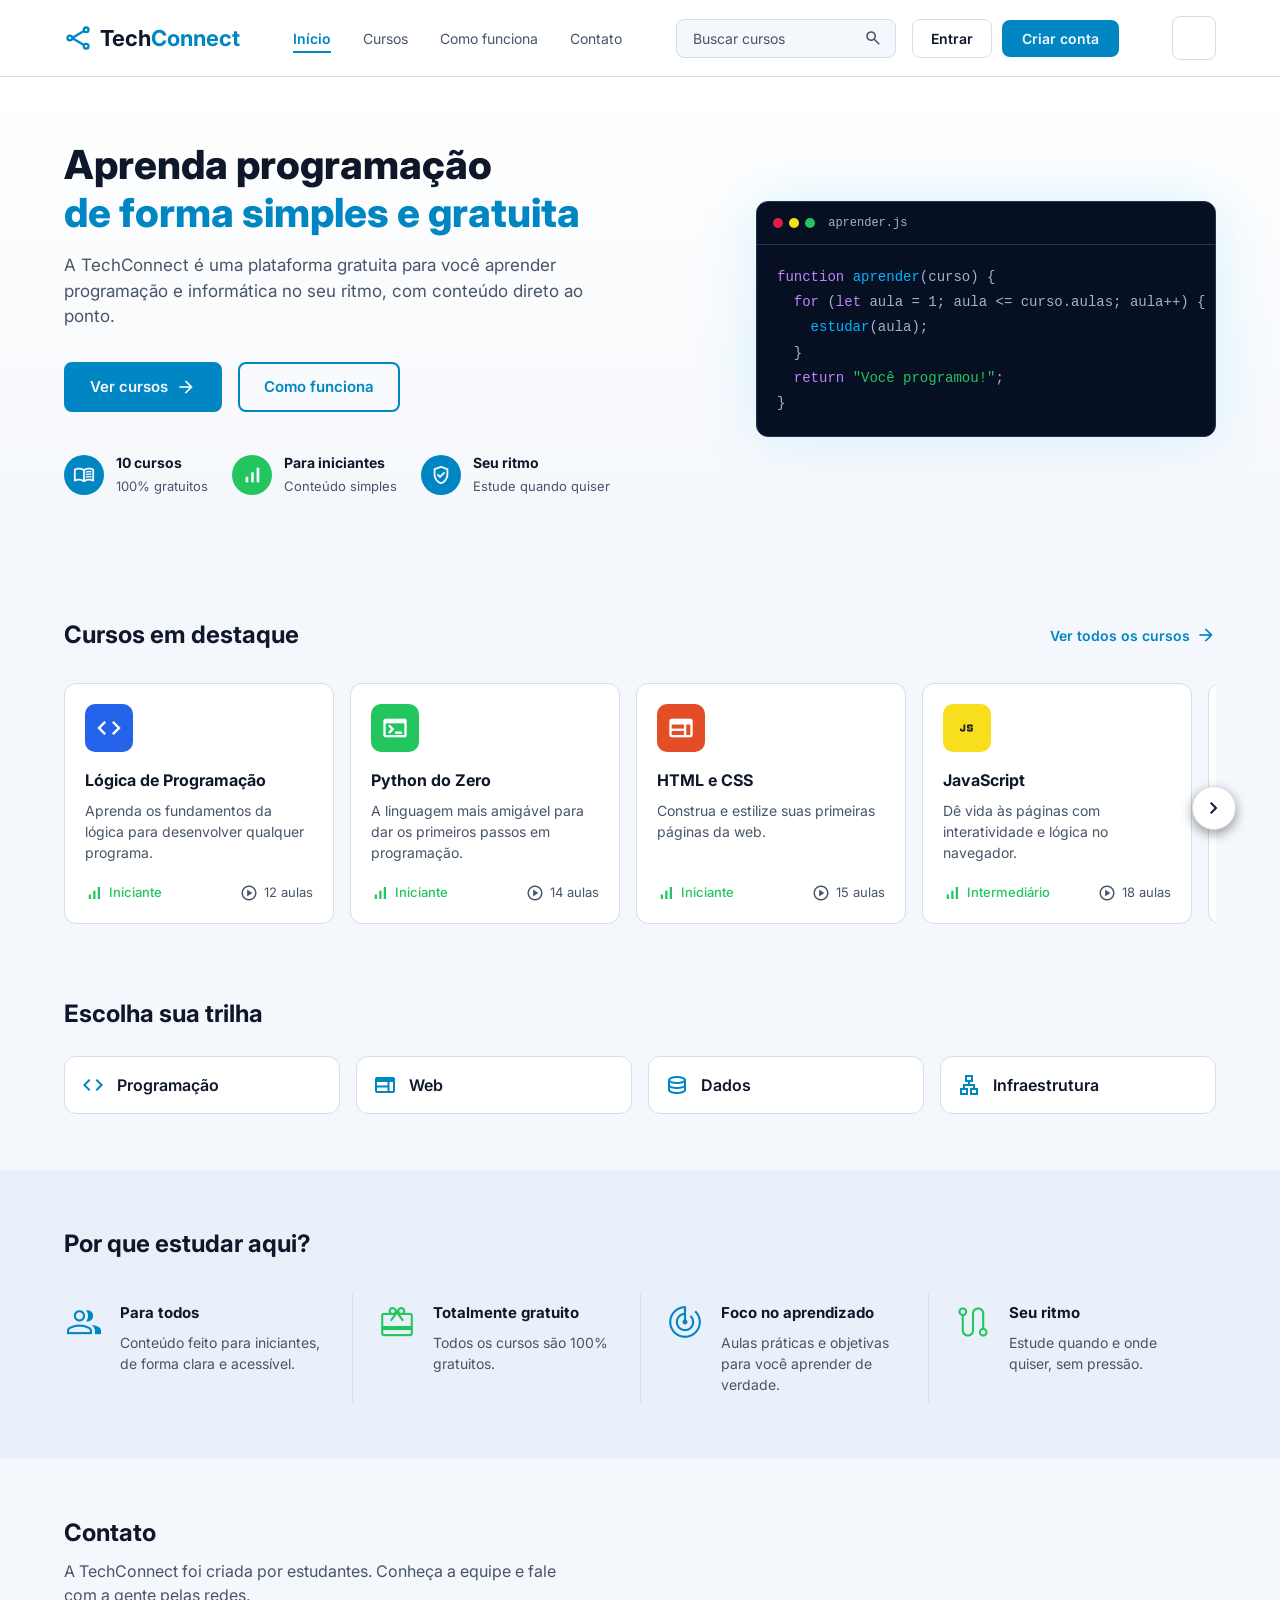
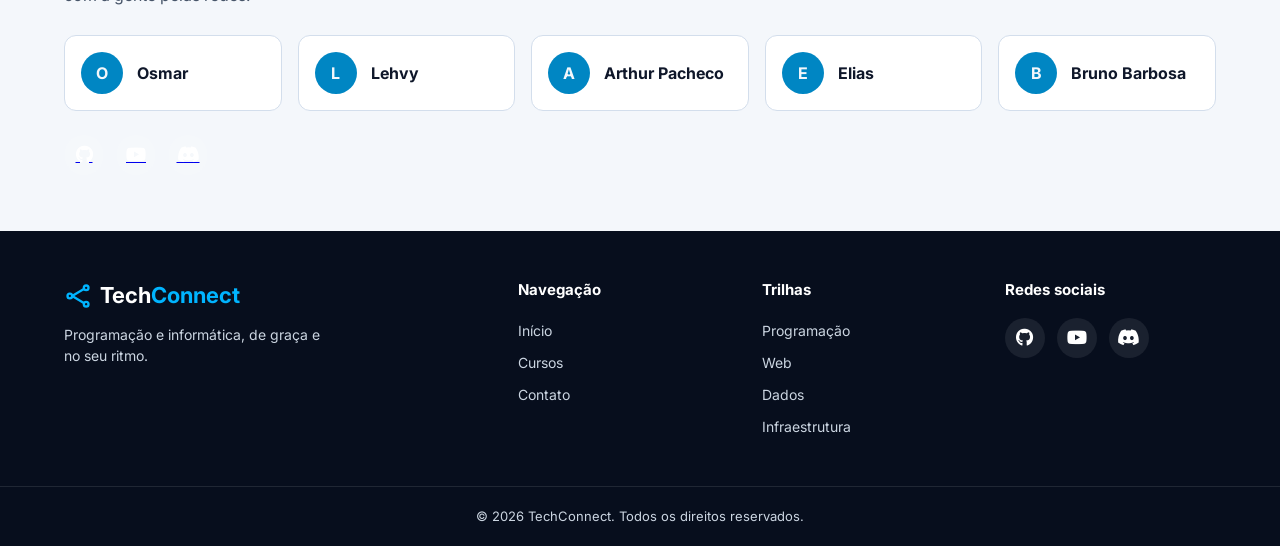
<file: index.html>
<!DOCTYPE html>
<html lang="pt-BR">
<head>
    <meta charset="UTF-8">
    <meta name="viewport" content="width=device-width, initial-scale=1.0">
    <title>TechConnect - Cursos e aulas de informática</title>

    <link rel="stylesheet" href="style.css">
    <link href="https://fonts.googleapis.com/css2?family=Inter:wght@400;600;700;800&display=swap" rel="stylesheet">
    <link href="https://fonts.googleapis.com/css2?family=Material+Symbols+Outlined:opsz,wght,FILL,GRAD@20..48,100..700,0..1,-50..200&display=block" rel="stylesheet">
    <link rel="stylesheet" href="https://cdnjs.cloudflare.com/ajax/libs/font-awesome/6.5.1/css/all.min.css">
    <script>
        // Aplica o tema salvo antes da página aparecer (evita piscar).
        document.documentElement.dataset.tema = localStorage.getItem("tc_tema")
            || (matchMedia("(prefers-color-scheme: light)").matches ? "claro" : "escuro");
    </script>
</head>
<body>
    <div id="site-header"></div>

    <main>
        <section class="hero">
            <div class="container hero-container">
                <div class="hero-content">
                    <h1 class="hero-title">
                        Aprenda programação
                        <span class="text-highlight">de forma simples e gratuita</span>
                    </h1>
                    <p class="hero-text">
                        A TechConnect é uma plataforma gratuita para você aprender
                        programação e informática no seu ritmo, com conteúdo direto ao ponto.
                    </p>

                    <div class="hero-buttons">
                        <a href="cursos.html" class="btn-hero">
                            Ver cursos
                            <span class="material-symbols-outlined icon-sm">arrow_forward</span>
                        </a>
                        <a href="#por-que" class="btn-hero-outline">Como funciona</a>
                    </div>

                    <ul class="hero-features">
                        <li class="hero-feature">
                            <span class="feature-icon"><span class="material-symbols-outlined">menu_book</span></span>
                            <div><strong>10 cursos</strong><small>100% gratuitos</small></div>
                        </li>
                        <li class="hero-feature">
                            <span class="feature-icon feature-icon-green"><span class="material-symbols-outlined">signal_cellular_alt</span></span>
                            <div><strong>Para iniciantes</strong><small>Conteúdo simples</small></div>
                        </li>
                        <li class="hero-feature">
                            <span class="feature-icon"><span class="material-symbols-outlined">verified_user</span></span>
                            <div><strong>Seu ritmo</strong><small>Estude quando quiser</small></div>
                        </li>
                    </ul>
                </div>

                <div class="code-window" aria-hidden="true">
                    <div class="code-bar"><i></i><i></i><i></i>&nbsp;aprender.js</div>
<pre><span class="code-palavra">function</span> <span class="code-funcao">aprender</span>(curso) {
  <span class="code-palavra">for</span> (<span class="code-palavra">let</span> aula = 1; aula &lt;= curso.aulas; aula++) {
    <span class="code-funcao">estudar</span>(aula);
  }
  <span class="code-palavra">return</span> <span class="code-texto">"Você programou!"</span>;
}</pre>
                </div>
            </div>
        </section>

        <section class="courses">
            <div class="container">
                <div class="section-header">
                    <h2 class="section-title">Cursos em destaque</h2>
                    <a href="cursos.html" class="link-arrow">
                        Ver todos os cursos
                        <span class="material-symbols-outlined icon-sm">arrow_forward</span>
                    </a>
                </div>

                <div class="carousel">
                    <div class="course-list" id="course-list"></div>

                    <button class="carousel-btn carousel-prev oculto" id="btn-prev" aria-label="Cursos anteriores">
                        <span class="material-symbols-outlined">chevron_left</span>
                    </button>
                    <button class="carousel-btn carousel-next" id="btn-next" aria-label="Próximos cursos">
                        <span class="material-symbols-outlined">chevron_right</span>
                    </button>
                </div>
            </div>
        </section>

        <section class="tracks" style="padding-top: 0;">
            <div class="container">
                <h2 class="section-title">Escolha sua trilha</h2>
                <div class="tracks-grid">
                    <a class="track" href="cursos.html?trilha=Programação"><span class="material-symbols-outlined">code</span>Programação</a>
                    <a class="track" href="cursos.html?trilha=Web"><span class="material-symbols-outlined">web</span>Web</a>
                    <a class="track" href="cursos.html?trilha=Dados"><span class="material-symbols-outlined">database</span>Dados</a>
                    <a class="track" href="cursos.html?trilha=Infraestrutura"><span class="material-symbols-outlined">lan</span>Infraestrutura</a>
                </div>
            </div>
        </section>

        <section class="why" id="por-que">
            <div class="container">
                <h2 class="section-title">Por que estudar aqui?</h2>
                <div class="why-grid">
                    <div class="why-item">
                        <span class="material-symbols-outlined why-icon">group</span>
                        <div><h3>Para todos</h3><p>Conteúdo feito para iniciantes, de forma clara e acessível.</p></div>
                    </div>
                    <div class="why-item">
                        <span class="material-symbols-outlined why-icon why-icon-green">redeem</span>
                        <div><h3>Totalmente gratuito</h3><p>Todos os cursos são 100% gratuitos.</p></div>
                    </div>
                    <div class="why-item">
                        <span class="material-symbols-outlined why-icon">track_changes</span>
                        <div><h3>Foco no aprendizado</h3><p>Aulas práticas e objetivas para você aprender de verdade.</p></div>
                    </div>
                    <div class="why-item">
                        <span class="material-symbols-outlined why-icon why-icon-green">route</span>
                        <div><h3>Seu ritmo</h3><p>Estude quando e onde quiser, sem pressão.</p></div>
                    </div>
                </div>
            </div>
        </section>

        <section class="contato" id="contato">
            <div class="container">
                <h2 class="section-title">Contato</h2>
                <p class="contato-texto">
                    A TechConnect foi criada por estudantes. Conheça a equipe e fale com a gente pelas redes.
                </p>

                <ul class="equipe" id="equipe"></ul>

                <div class="social-links contato-redes">
                    <a href="https://github.com" target="_blank" aria-label="GitHub"><i class="fa-brands fa-github"></i></a>
                    <a href="https://youtube.com" target="_blank" aria-label="YouTube"><i class="fa-brands fa-youtube"></i></a>
                    <a href="https://discord.com" target="_blank" aria-label="Discord"><i class="fa-brands fa-discord"></i></a>
                </div>
            </div>
        </section>
    </main>

    <div id="site-footer"></div>

    <script src="data.js"></script>
    <script src="script.js"></script>
</body>
</html>
</file>
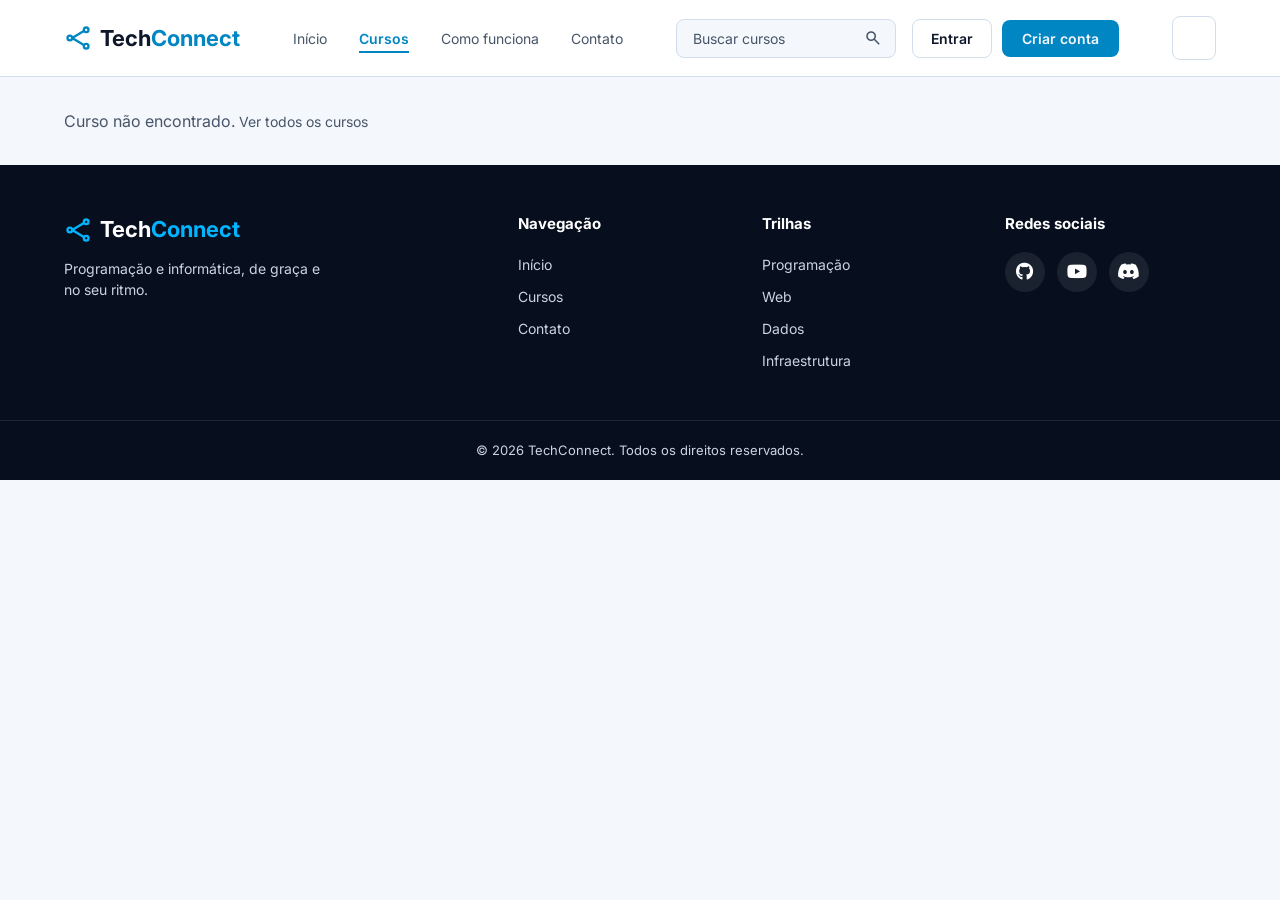
<file: curso.html>
<!DOCTYPE html>
<html lang="pt-BR">
<head>
    <meta charset="UTF-8">
    <meta name="viewport" content="width=device-width, initial-scale=1.0">
    <title>Curso - TechConnect</title>

    <link rel="stylesheet" href="style.css">
    <link href="https://fonts.googleapis.com/css2?family=Inter:wght@400;600;700;800&display=swap" rel="stylesheet">
    <link href="https://fonts.googleapis.com/css2?family=Material+Symbols+Outlined:opsz,wght,FILL,GRAD@20..48,100..700,0..1,-50..200&display=block" rel="stylesheet">
    <link rel="stylesheet" href="https://cdnjs.cloudflare.com/ajax/libs/font-awesome/6.5.1/css/all.min.css">
    <script>
        // Aplica o tema salvo antes da página aparecer (evita piscar).
        document.documentElement.dataset.tema = localStorage.getItem("tc_tema")
            || (matchMedia("(prefers-color-scheme: light)").matches ? "claro" : "escuro");
    </script>
</head>
<body>
    <div id="site-header"></div>

    <main id="curso"></main>

    <div id="site-footer"></div>

    <script src="data.js"></script>
    <script src="script.js"></script>
</body>
</html>
</file>
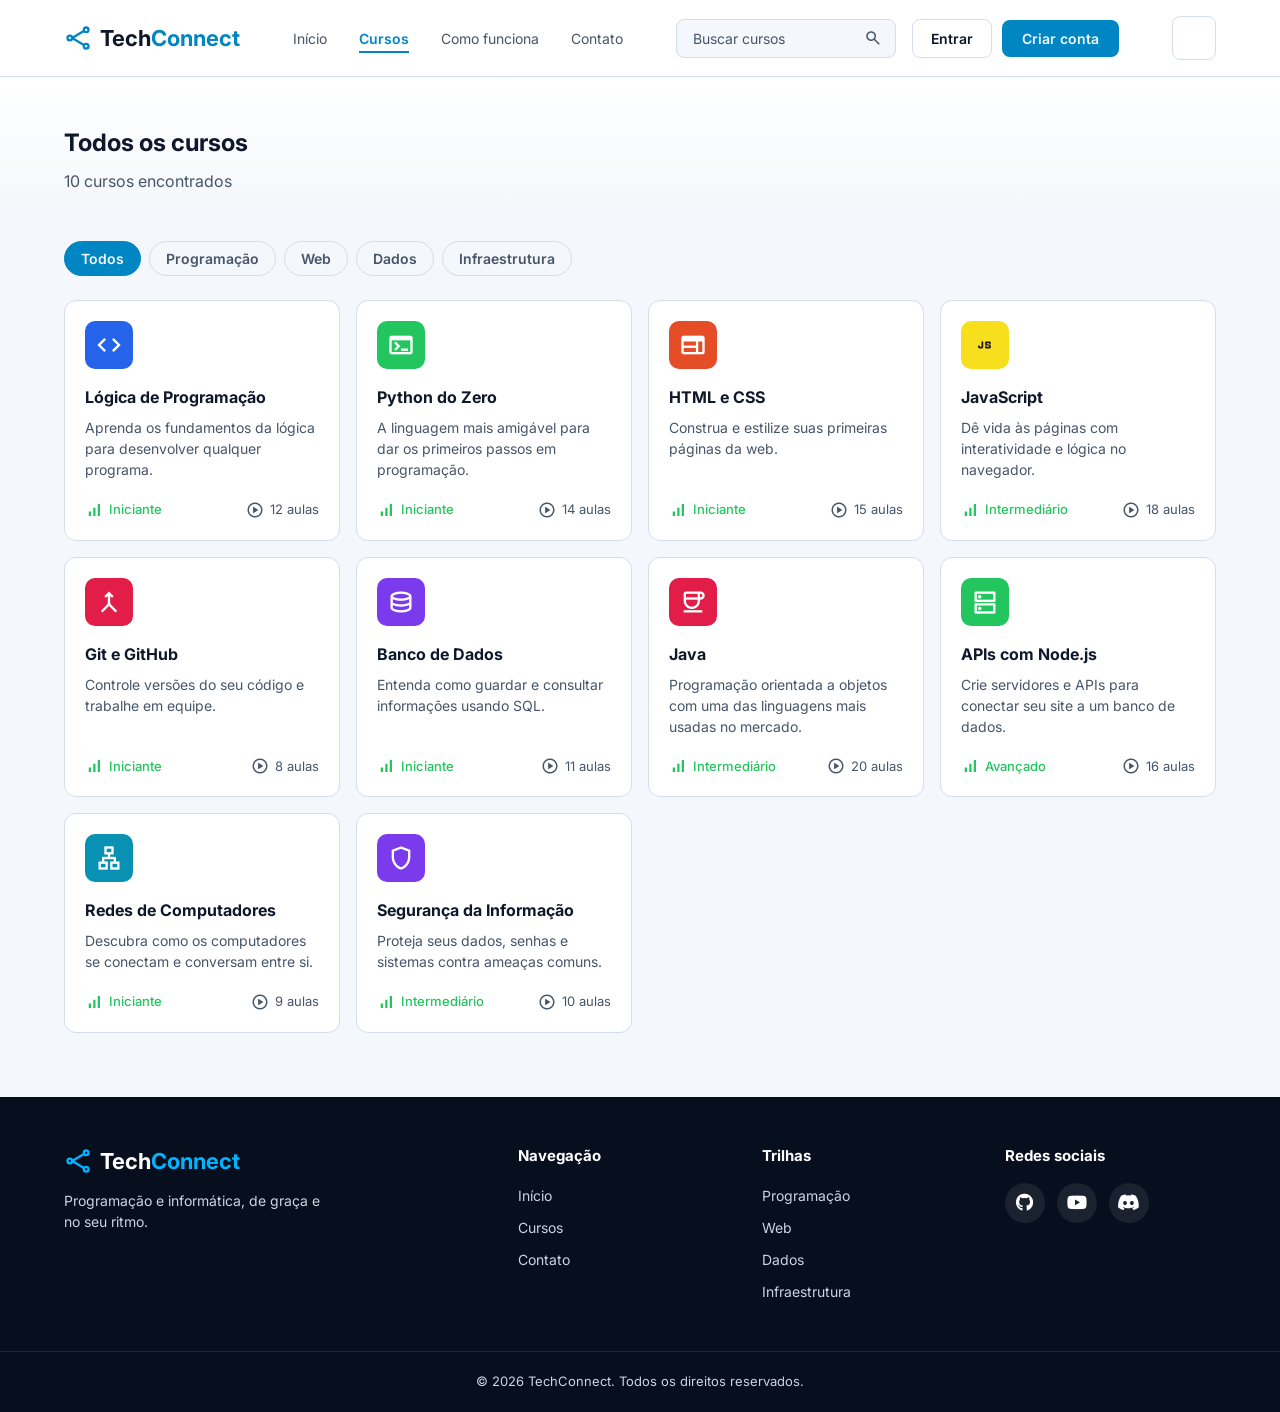
<file: cursos.html>
<!DOCTYPE html>
<html lang="pt-BR">
<head>
    <meta charset="UTF-8">
    <meta name="viewport" content="width=device-width, initial-scale=1.0">
    <title>Cursos - TechConnect</title>

    <link rel="stylesheet" href="style.css">
    <link href="https://fonts.googleapis.com/css2?family=Inter:wght@400;600;700;800&display=swap" rel="stylesheet">
    <link href="https://fonts.googleapis.com/css2?family=Material+Symbols+Outlined:opsz,wght,FILL,GRAD@20..48,100..700,0..1,-50..200&display=block" rel="stylesheet">
    <link rel="stylesheet" href="https://cdnjs.cloudflare.com/ajax/libs/font-awesome/6.5.1/css/all.min.css">
    <script>
        // Aplica o tema salvo antes da página aparecer (evita piscar).
        document.documentElement.dataset.tema = localStorage.getItem("tc_tema")
            || (matchMedia("(prefers-color-scheme: light)").matches ? "claro" : "escuro");
    </script>
</head>
<body>
    <div id="site-header"></div>

    <main>
        <section class="page-head">
            <div class="container">
                <h1 class="section-title">Todos os cursos</h1>
                <p id="contagem"></p>
            </div>
        </section>

        <div class="container">
            <div class="chips" id="chips"></div>
            <div class="grid" id="grid"></div>
            <p class="empty" id="vazio" hidden>
                Nenhum curso encontrado. Tente outra palavra ou escolha "Todos".
            </p>
        </div>
    </main>

    <div id="site-footer"></div>

    <script src="data.js"></script>
    <script src="script.js"></script>
</body>
</html>
</file>
<file: style.css>
:root {
    --color-primary: #00b4ff;
    --color-primary-dark: #0086c3;
    --color-text: #ffffff;
    --color-text-light: #9db4d0;
    --color-border: #1c3556;
    --color-bg: #050a14;
    --color-bg-header: #0a1428;
    --font-main: 'Inter', sans-serif;
}

* {
    margin: 0;
    padding: 0;
    box-sizing: border-box;
}

body {
    font-family: var(--font-main);
    background-color: var(--color-bg);
}

.header {
    width: 100%;
    background-color: var(--color-bg-header);
    border-bottom: 1px solid var(--color-border);
    position: sticky;
    top: 0;
    z-index: 100;
}

.header-container {
    max-width: 1200px;
    margin: 0 auto;
    padding: 16px 24px;
    display: flex;
    align-items: center;
    justify-content: space-between;
    gap: 24px;
}

.logo {
    display: flex;
    align-items: center;
    gap: 8px;
    text-decoration: none;
}

.logo-icon {
    color: var(--color-primary);
}

.logo-text {
    font-size: 22px;
    font-weight: 700;
    color: var(--color-text);
}

.logo-highlight {
    color: var(--color-primary);
}

.nav-list {
    list-style: none;
    display: flex;
    gap: 32px;
}

.nav-link {
    text-decoration: none;
    font-size: 14px;
    color: var(--color-text-light);
    padding-bottom: 4px;
    border-bottom: 2px solid transparent;
    transition: color 0.2s ease, border-color 0.2s ease;
}

.nav-link:hover {
    color: var(--color-text);
}

.nav-link.active {
    color: var(--color-primary);
    font-weight: 600;
    border-bottom-color: var(--color-primary);
}

.header-actions {
    display: flex;
    align-items: center;
    gap: 16px;
}

.search-box {
    position: relative;
    display: flex;
    align-items: center;
}

.search-input {
    width: 220px;
    padding: 10px 40px 10px 16px;
    border: 1px solid var(--color-border);
    border-radius: 8px;
    outline: none;
    background-color: var(--color-bg);
    color: var(--color-text);
    font-family: var(--font-main);
    font-size: 14px;
    transition: border-color 0.2s ease, box-shadow 0.2s ease;
}

.search-input::placeholder {
    color: var(--color-text-light);
}

.search-input:focus {
    border-color: var(--color-primary);
    box-shadow: 0 0 8px var(--color-primary);
}

.search-icon {
    position: absolute;
    right: 14px;
    color: var(--color-text-light);
    pointer-events: none;
}

.btn-login {
    background-color: var(--color-primary);
    color: var(--color-bg);
    border: none;
    border-radius: 8px;
    padding: 10px 20px;
    font-family: var(--font-main);
    font-size: 14px;
    font-weight: 600;
    cursor: pointer;
    white-space: nowrap;
    transition: background-color 0.2s ease;
}

.btn-login:hover {
    background-color: var(--color-primary-dark);
}

.btn-menu {
    display: none;
    background-color: transparent;
    color: var(--color-text);
    border: 1px solid var(--color-border);
    border-radius: 8px;
    padding: 10px 16px;
    font-family: var(--font-main);
    font-size: 14px;
    font-weight: 600;
    cursor: pointer;
    transition: border-color 0.2s ease;
}

.btn-menu:hover {
    border-color: var(--color-primary);
}

@media (max-width: 768px) {
    .header-container {
        flex-wrap: wrap;
    }

    .btn-menu {
        display: inline-block;
    }

    .main-nav {
        display: none;
        width: 100%;
        order: 3;
    }

    .main-nav.ativo {
        display: block;
    }

    .nav-list {
        flex-direction: column;
        gap: 16px;
    }

    .header-actions {
        width: 100%;
        order: 4;
    }

    .search-box {
        flex: 1;
    }

    .search-input {
        width: 100%;
    }
}

:root {
    --color-primary-light: rgba(0, 180, 255, 0.12);
    --color-success: #22C55E;
    --color-bg-soft: #0a1428;
    --color-footer: #070e1d;
    --radius: 12px;
}

body {
    color: var(--color-text);
    line-height: 1.5;
}

html {
    scroll-behavior: smooth;
}

ul {
    list-style: none;
}

.container {
    max-width: 1200px;
    margin: 0 auto;
    padding: 0 24px;
}

.section-title {
    font-size: 24px;
    font-weight: 700;
}

.material-symbols-outlined {
    font-size: 24px;
    line-height: 1;
    flex-shrink: 0;

    font-variation-settings: 'FILL' 0, 'wght' 400, 'GRAD' 0, 'opsz' 24;
}

.material-symbols-outlined.icon-sm { font-size: 20px; }
.material-symbols-outlined.icon-xs { font-size: 18px; }

.hero {

    background: linear-gradient(180deg, var(--color-bg-header) 0%, var(--color-bg) 100%);
    padding: 64px 0;
}

.hero-container {
    display: flex;
    align-items: center;
    justify-content: space-between;
    gap: 48px;
}

.hero-content { flex: 1; }
.hero-title {
    font-size: 40px;
    font-weight: 800;
    line-height: 1.2;
    margin-bottom: 16px;
}

.text-highlight {
    display: block;
    color: var(--color-primary);
}

.hero-text {
    font-size: 17px;
    color: var(--color-text-light);
    margin-bottom: 32px;
    max-width: 520px;
}

.hero-buttons {
    display: flex;
    gap: 16px;
    flex-wrap: wrap;
    margin-bottom: 40px;
}

.btn-hero,
.btn-hero-outline {
    display: inline-flex;
    align-items: center;
    gap: 8px;
    font-size: 15px;
    font-weight: 600;
    padding: 12px 24px;
    border-radius: 8px;
    border: 2px solid var(--color-primary);
    text-decoration: none;
    transition: background-color 0.2s ease;
}

.btn-hero {
    background-color: var(--color-primary);
    color: var(--color-bg);
}

.btn-hero:hover {
    background-color: var(--color-primary-dark);
    border-color: var(--color-primary-dark);
}

.btn-hero .material-symbols-outlined {
    transition: transform 0.2s ease;
}

.btn-hero:hover .material-symbols-outlined {
    transform: translateX(4px);
}

.btn-hero-outline {
    background-color: transparent;
    color: var(--color-primary);
}

.btn-hero-outline:hover {
    background-color: var(--color-primary-light);
}

.hero-features {
    display: flex;
    gap: 24px;
    flex-wrap: wrap;
}

.hero-feature {
    display: flex;
    align-items: center;
    gap: 12px;
}

.hero-feature strong {
    display: block;
    font-size: 14px;
}

.hero-feature small {
    font-size: 13px;
    color: var(--color-text-light);
}

.feature-icon {
    width: 40px;
    height: 40px;
    border-radius: 50%;
    background-color: var(--color-primary);
    color: var(--color-bg);
    display: flex;
    align-items: center;
    justify-content: center;
    flex-shrink: 0;
}

.feature-icon .material-symbols-outlined {
    font-size: 22px;
}

.feature-icon-green {
    background-color: var(--color-success);
}

.courses {
    padding: 56px 0;
}

.section-header {
    display: flex;
    justify-content: space-between;
    align-items: center;
    margin-bottom: 24px;
}

.link-arrow {
    display: inline-flex;
    align-items: center;
    gap: 6px;
    color: var(--color-primary);
    font-size: 14px;
    font-weight: 600;
    text-decoration: none;
}

.link-arrow:hover {
    text-decoration: underline;
}

.carousel {
    position: relative;
}

.course-list {
    display: flex;
    gap: 16px;
    overflow-x: auto;
    scroll-snap-type: x mandatory;
    padding: 6px 4px 16px;
    scrollbar-width: none;
}

.course-list::-webkit-scrollbar {
    display: none;
}

.course-card {
    flex: 0 0 270px;
    scroll-snap-align: start;
    background-color: var(--color-bg-header);
    border: 1px solid var(--color-border);
    border-radius: var(--radius);
    padding: 20px;
    display: flex;
    flex-direction: column;
    transition: transform 0.2s ease, box-shadow 0.2s ease;
}

.course-card:hover {
    transform: translateY(-4px);
    border-color: var(--color-primary);
    box-shadow: 0 8px 24px rgba(0, 180, 255, 0.15);
}

.course-icon {
    width: 48px;
    height: 48px;
    border-radius: 10px;
    display: flex;
    align-items: center;
    justify-content: center;
    color: #FFF;
    margin-bottom: 16px;
}

.course-icon .material-symbols-outlined {
    font-size: 28px;
}

.icon-blue   { background-color: #2563EB; }
.icon-orange { background-color: #E44D26; }
.icon-yellow { background-color: #F7DF1E; color: #1E1B2E; }
.icon-green  { background-color: var(--color-success); }
.icon-purple { background-color: #7C3AED; }

.course-title {
    font-size: 16px;
    font-weight: 700;
    margin-bottom: 8px;
}

.course-text {
    font-size: 14px;
    color: var(--color-text-light);
    margin-bottom: 20px;
    flex-grow: 1;
}

.course-info {
    display: flex;
    justify-content: space-between;
    font-size: 13px;
    color: var(--color-text-light);
}

.course-level,
.course-lessons {
    display: inline-flex;
    align-items: center;
    gap: 6px;
}

.course-level {
    color: var(--color-success);
    font-weight: 500;
}

.carousel-btn {
    position: absolute;
    top: 50%;
    transform: translateY(-50%);
    width: 44px;
    height: 44px;
    border-radius: 50%;
    border: 1px solid var(--color-border);
    background-color: var(--color-bg-header);
    color: var(--color-text);
    box-shadow: 0 4px 12px rgba(0, 0, 0, 0.4);
    display: flex;
    align-items: center;
    justify-content: center;
    cursor: pointer;
}

.carousel-btn:hover {
    color: var(--color-primary);
}

.carousel-prev { left: -20px; }
.carousel-next { right: -20px; }

.why {
    background-color: var(--color-bg-soft);
    padding: 56px 0;
}

.why .section-title {
    margin-bottom: 32px;
}

.why-grid {
    display: grid;
    grid-template-columns: repeat(4, 1fr);
}

.why-item {
    display: flex;
    gap: 16px;
    padding: 8px 24px;
    border-left: 1px solid var(--color-border);
}

.why-item:first-child {
    border-left: none;
    padding-left: 0;
}

.material-symbols-outlined.why-icon {
    font-size: 40px;
    color: var(--color-primary);

    font-variation-settings: 'FILL' 0, 'wght' 300, 'GRAD' 0, 'opsz' 40;
}

.material-symbols-outlined.why-icon-green {
    color: var(--color-success);
}

.why-item h3 {
    font-size: 15px;
    margin-bottom: 8px;
}

.why-item p {
    font-size: 14px;
    color: var(--color-text-light);
}

.footer {
    background-color: var(--color-footer);
    color: #FFF;
    padding-top: 48px;
}

.footer-container {
    display: grid;
    grid-template-columns: 2fr 1fr 1fr 1fr;
    gap: 32px;
    padding-bottom: 40px;
}

.footer-column h4 {
    font-size: 15px;
    margin-bottom: 16px;
}

.footer-column li {
    margin-bottom: 8px;
}

.footer-column a {
    color: #CBD5E1;
    text-decoration: none;
    font-size: 14px;
}

.footer-column a:hover {
    color: #FFF;
}

.social-links {
    display: flex;
    gap: 12px;
}

.social-links a {
    width: 40px;
    height: 40px;
    border-radius: 50%;
    background-color: rgba(255, 255, 255, 0.08);
    display: flex;
    align-items: center;
    justify-content: center;
    transition: background-color 0.2s ease;
}

.social-links a:hover {
    background-color: var(--color-primary);
}

.social-links a:hover i {
    color: var(--color-bg);
}

.social-links i {
    font-size: 18px;
    color: #FFF;
}

.footer-copy {
    text-align: center;
    font-size: 13px;
    color: #CBD5E1;
    padding: 20px 24px;
    border-top: 1px solid rgba(255, 255, 255, 0.1);
}

@media (max-width: 992px) {
    .why-grid {
        grid-template-columns: repeat(2, 1fr);
        row-gap: 32px;
    }

    .why-item:nth-child(3) {
        border-left: none;
        padding-left: 0;
    }

    .footer-container {
        grid-template-columns: 1fr 1fr;
    }
}

@media (max-width: 768px) {
    .hero {
        padding: 40px 0;
    }

    .hero-container {
        flex-direction: column-reverse;
        gap: 24px;
    }

    .hero-title {
        font-size: 30px;
    }

    .carousel-btn {
        display: none;
    }

    .course-card {
        flex-basis: 240px;
    }

    .why-grid {
        grid-template-columns: 1fr;
    }

    .why-item {
        border-left: none;
        padding: 0;
    }

    .footer-container {
        grid-template-columns: 1fr;
    }
}


/* =====================================================
   Cores extras dos cursos
   ===================================================== */
.icon-red  { background-color: #E11D48; }
.icon-cyan { background-color: #0891B2; }


/* =====================================================
   Cards e carrossel
   ===================================================== */
a.course-card {
    text-decoration: none;
    color: inherit;
}

.carousel-btn.oculto {
    display: none;
}


/* =====================================================
   Janela de código (início)
   ===================================================== */
.code-window {
    flex: 1;
    max-width: 460px;
    background-color: #071022;
    border: 1px solid var(--color-border);
    border-radius: var(--radius);
    box-shadow: 0 0 60px rgba(0, 180, 255, 0.15);
    overflow: hidden;
    font-family: ui-monospace, Consolas, monospace;
    font-size: 14px;
}

.code-bar {
    display: flex;
    align-items: center;
    gap: 6px;
    padding: 12px 16px;
    border-bottom: 1px solid var(--color-border);
    color: var(--color-text-light);
    font-size: 12px;
}

.code-bar i {
    width: 10px;
    height: 10px;
    border-radius: 50%;
}

.code-bar i:nth-child(1) { background-color: #E11D48; }
.code-bar i:nth-child(2) { background-color: #F7DF1E; }
.code-bar i:nth-child(3) { background-color: var(--color-success); }

.code-window pre {
    padding: 20px;
    line-height: 1.8;
    color: var(--color-text-light);
    overflow-x: auto;
}

.code-palavra { color: #c084fc; }
.code-funcao  { color: var(--color-primary); }
.code-texto   { color: var(--color-success); }


/* =====================================================
   Trilhas
   ===================================================== */
.tracks {
    padding: 56px 0;
}

.tracks-grid {
    display: grid;
    grid-template-columns: repeat(4, 1fr);
    gap: 16px;
    margin-top: 24px;
}

.track {
    display: flex;
    align-items: center;
    gap: 12px;
    padding: 16px;
    border: 1px solid var(--color-border);
    border-radius: var(--radius);
    background-color: var(--color-bg-header);
    color: var(--color-text);
    font-weight: 600;
    text-decoration: none;
    transition: border-color 0.2s ease;
}

.track:hover {
    border-color: var(--color-primary);
}

.track .material-symbols-outlined {
    color: var(--color-primary);
}


/* =====================================================
   Página "Cursos" e página de cada curso
   ===================================================== */
.page-head {
    padding: 48px 0 24px;
    background: linear-gradient(180deg, var(--color-bg-header), var(--color-bg));
}

.page-head p {
    margin-top: 8px;
    color: var(--color-text-light);
}

.chips {
    display: flex;
    flex-wrap: wrap;
    gap: 8px;
    margin: 24px 0;
}

.chip {
    padding: 8px 16px;
    border: 1px solid var(--color-border);
    border-radius: 99px;
    background: transparent;
    color: var(--color-text-light);
    font: 600 14px var(--font-main);
    cursor: pointer;
}

.chip:hover,
.chip.on {
    background-color: var(--color-primary);
    border-color: var(--color-primary);
    color: var(--color-bg);
}

.grid {
    display: grid;
    grid-template-columns: repeat(auto-fill, minmax(250px, 1fr));
    gap: 16px;
    padding-bottom: 64px;
}

.grid .course-card { flex: none; }
.grid-sem-margem   { padding-bottom: 0; }

.empty {
    padding: 32px 0;
    color: var(--color-text-light);
}

.crumb {
    color: var(--color-text-light);
    font-size: 14px;
    text-decoration: none;
}

.crumb:hover {
    color: var(--color-primary);
}

.course-hero {
    display: flex;
    align-items: center;
    gap: 24px;
    margin: 20px 0 12px;
}

.course-hero .course-icon {
    width: 72px;
    height: 72px;
    margin: 0;
}

.course-hero .course-icon span {
    font-size: 40px;
}

.titulo-curso {
    font-size: 34px;
    line-height: 1.2;
}

.course-layout {
    display: grid;
    grid-template-columns: 1fr 320px;
    gap: 32px;
    padding: 24px 0 64px;
}

.sub {
    margin: 32px 0 16px;
}

.module {
    display: flex;
    align-items: center;
    gap: 16px;
    margin-bottom: 10px;
    padding: 16px;
    border: 1px solid var(--color-border);
    border-radius: var(--radius);
    background-color: var(--color-bg-header);
}

.module b {
    display: grid;
    place-items: center;
    flex-shrink: 0;
    width: 32px;
    height: 32px;
    border-radius: 50%;
    background-color: var(--color-primary-light);
    color: var(--color-primary);
}

.side {
    position: sticky;
    top: 90px;
    align-self: start;
    padding: 24px;
    border: 1px solid var(--color-border);
    border-radius: var(--radius);
    background-color: var(--color-bg-header);
}

.side li {
    display: flex;
    justify-content: space-between;
    padding: 10px 0;
    border-bottom: 1px solid var(--color-border);
    color: var(--color-text-light);
    font-size: 14px;
}

.side li b {
    color: var(--color-text);
}

.side .btn-hero {
    justify-content: center;
    width: 100%;
    margin-top: 20px;
}


/* =====================================================
   Cabeçalho: área da conta
   ===================================================== */
.conta-area {
    display: flex;
    align-items: center;
    gap: 10px;
}

.saudacao {
    color: var(--color-text-light);
    font-size: 14px;
    white-space: nowrap;
}

.btn-contorno {
    padding: 10px 18px;
    border: 1px solid var(--color-border);
    border-radius: 8px;
    background: transparent;
    color: var(--color-text);
    font: 600 14px var(--font-main);
    cursor: pointer;
    white-space: nowrap;
    transition: border-color 0.2s ease;
}

.btn-contorno:hover {
    border-color: var(--color-primary);
}


/* =====================================================
   Janela de login / cadastro
   ===================================================== */
.modal {
    margin: auto;
    width: min(420px, calc(100% - 32px));
    padding: 28px;
    border: 1px solid var(--color-border);
    border-radius: var(--radius);
    background-color: var(--color-bg-header);
    color: var(--color-text);
}

.modal::backdrop {
    background-color: rgba(0, 0, 0, 0.65);
}

.modal-fechar {
    position: absolute;
    top: 12px;
    right: 14px;
    border: none;
    background: none;
    color: var(--color-text-light);
    font-size: 18px;
    cursor: pointer;
}

.abas {
    display: flex;
    gap: 8px;
    margin-bottom: 20px;
}

.aba {
    flex: 1;
    padding: 10px;
    border: none;
    border-bottom: 2px solid var(--color-border);
    background: none;
    color: var(--color-text-light);
    font: 600 15px var(--font-main);
    cursor: pointer;
}

.aba.on {
    border-bottom-color: var(--color-primary);
    color: var(--color-primary);
}

.form-conta {
    display: flex;
    flex-direction: column;
    gap: 14px;
}

.form-conta[hidden] {
    display: none;
}

.form-conta label {
    display: flex;
    flex-direction: column;
    gap: 6px;
    color: var(--color-text-light);
    font-size: 14px;
}

.form-conta input {
    padding: 10px 14px;
    border: 1px solid var(--color-border);
    border-radius: 8px;
    background-color: var(--color-bg);
    color: var(--color-text);
    font: 15px var(--font-main);
}

.form-conta input:focus {
    outline: none;
    border-color: var(--color-primary);
}

.form-conta .btn-hero {
    justify-content: center;
    cursor: pointer;
}

.erro {
    min-height: 1.2em;
    color: #F87171;
    font-size: 13px;
}


/* =====================================================
   Contato
   ===================================================== */
.contato {
    padding: 56px 0;
}

.contato-texto {
    margin: 8px 0 28px;
    max-width: 520px;
    color: var(--color-text-light);
}

.equipe {
    display: grid;
    grid-template-columns: repeat(auto-fit, minmax(180px, 1fr));
    gap: 16px;
}

.pessoa {
    display: flex;
    align-items: center;
    gap: 14px;
    padding: 16px;
    border: 1px solid var(--color-border);
    border-radius: var(--radius);
    background-color: var(--color-bg-header);
}

.avatar {
    display: grid;
    place-items: center;
    flex-shrink: 0;
    width: 42px;
    height: 42px;
    border-radius: 50%;
    background-color: var(--color-primary);
    color: var(--color-bg);
    font-weight: 700;
}

.contato-redes {
    display: flex;
    gap: 12px;
    margin-top: 24px;
}


/* =====================================================
   Rodapé e foco
   ===================================================== */
.footer-slogan {
    margin-top: 12px;
    max-width: 260px;
    color: #CBD5E1;
    font-size: 14px;
}

a:focus-visible,
button:focus-visible,
input:focus-visible {
    outline: 2px solid var(--color-primary);
    outline-offset: 2px;
}


/* =====================================================
   Telas menores
   ===================================================== */
@media (max-width: 992px) {
    .tracks-grid  { grid-template-columns: 1fr 1fr; }
    .course-layout { grid-template-columns: 1fr; }
    .side { position: static; }
}

@media (max-width: 768px) {
    .code-window { width: 100%; max-width: 100%; }
    .tracks-grid { grid-template-columns: 1fr; }
    .header-actions { flex-wrap: wrap; }
}


/* =====================================================
   Tema claro
   (só troca as variáveis; o resto do CSS já usa elas)
   ===================================================== */
html[data-tema="claro"] {
    --color-primary: #0086c3;
    --color-primary-dark: #006a9b;
    --color-primary-light: rgba(0, 134, 195, 0.12);
    --color-text: #0f172a;
    --color-text-light: #475569;
    --color-border: #d3deec;
    --color-bg: #f4f7fb;
    --color-bg-header: #ffffff;
    --color-bg-soft: #e9f0f9;
    color-scheme: light;
}

/* O rodapé e a janela de código continuam escuros nos dois temas */
html[data-tema="claro"] .footer,
html[data-tema="claro"] .code-window {
    --color-text: #ffffff;
    --color-text-light: #9db4d0;
    --color-border: #1c3556;
    --color-primary: #00b4ff;
}

body {
    transition: background-color 0.3s ease, color 0.3s ease;
}


/* =====================================================
   Botão das 3 barrinhas e painel do menu
   ===================================================== */
.header-container {
    position: relative;
}

.btn-hamb {
    display: flex;
    flex-direction: column;
    justify-content: center;
    flex-shrink: 0;
    gap: 5px;
    width: 44px;
    height: 44px;
    padding: 0 11px;
    border: 1px solid var(--color-border);
    border-radius: 8px;
    background: transparent;
    cursor: pointer;
    transition: border-color 0.2s ease;
}

.btn-hamb:hover {
    border-color: var(--color-primary);
}

.btn-hamb span {
    height: 2px;
    border-radius: 2px;
    background-color: var(--color-text);
    transition: transform 0.2s ease, opacity 0.2s ease;
}

/* As 3 barras viram um X quando o menu está aberto */
.btn-hamb[aria-expanded="true"] span:nth-child(1) { transform: translateY(7px) rotate(45deg); }
.btn-hamb[aria-expanded="true"] span:nth-child(2) { opacity: 0; }
.btn-hamb[aria-expanded="true"] span:nth-child(3) { transform: translateY(-7px) rotate(-45deg); }

.painel {
    position: absolute;
    top: calc(100% + 8px);
    right: 24px;
    z-index: 200;
    width: 280px;
    padding: 16px;
    border: 1px solid var(--color-border);
    border-radius: var(--radius);
    background-color: var(--color-bg-header);
    box-shadow: 0 12px 32px rgba(0, 0, 0, 0.35);
}

.painel[hidden] {
    display: none;
}

.painel-titulo {
    margin: 16px 0 8px;
    color: var(--color-text-light);
    font-size: 12px;
    font-weight: 600;
    letter-spacing: 0.06em;
    text-transform: uppercase;
}

.painel-titulo:first-child {
    margin-top: 0;
}

.opcoes {
    display: grid;
    grid-template-columns: 1fr 1fr;
    gap: 8px;
}

.opcoes button {
    display: flex;
    align-items: center;
    justify-content: center;
    gap: 6px;
    padding: 10px 8px;
    border: 1px solid var(--color-border);
    border-radius: 8px;
    background: transparent;
    color: var(--color-text);
    font: 600 13px var(--font-main);
    cursor: pointer;
}

.opcoes button:hover {
    border-color: var(--color-primary);
}

.opcoes button.on {
    border-color: var(--color-primary);
    background-color: var(--color-primary-light);
    color: var(--color-primary);
}

/* Os links só aparecem no painel quando o menu do topo some (celular) */
.painel-nav {
    display: none;
    margin-bottom: 8px;
    padding-bottom: 8px;
    border-bottom: 1px solid var(--color-border);
}

.painel-nav a {
    display: block;
    padding: 10px 4px;
    color: var(--color-text);
    font-size: 15px;
    text-decoration: none;
}

.painel-nav a:hover {
    color: var(--color-primary);
}


/* =====================================================
   Moldura de celular (versão celular em tela grande)
   ===================================================== */
body.palco {
    display: flex;
    flex-direction: column;
    align-items: center;
    justify-content: center;
    gap: 16px;
    min-height: 100vh;
    background-color: var(--color-bg-soft);
}

.celular {
    width: 390px;
    height: min(820px, calc(100vh - 100px));
    border: 10px solid #1c3556;
    border-radius: 36px;
    overflow: hidden;
    background-color: var(--color-bg);
    box-shadow: 0 20px 60px rgba(0, 0, 0, 0.45);
}

.celular iframe {
    width: 100%;
    height: 100%;
    border: 0;
}


/* =====================================================
   Ajustes do cabeçalho em telas menores
   ===================================================== */
@media (max-width: 1000px) {
    .search-input { width: 150px; }
}

@media (max-width: 768px) {
    .header-container .logo { order: 1; }
    .btn-hamb               { order: 2; }
    .painel                 { right: 24px; left: 24px; width: auto; }
    .painel-nav             { display: block; }
}

@media (prefers-reduced-motion: reduce) {
    * { transition: none !important; scroll-behavior: auto !important; }
}
</file>
